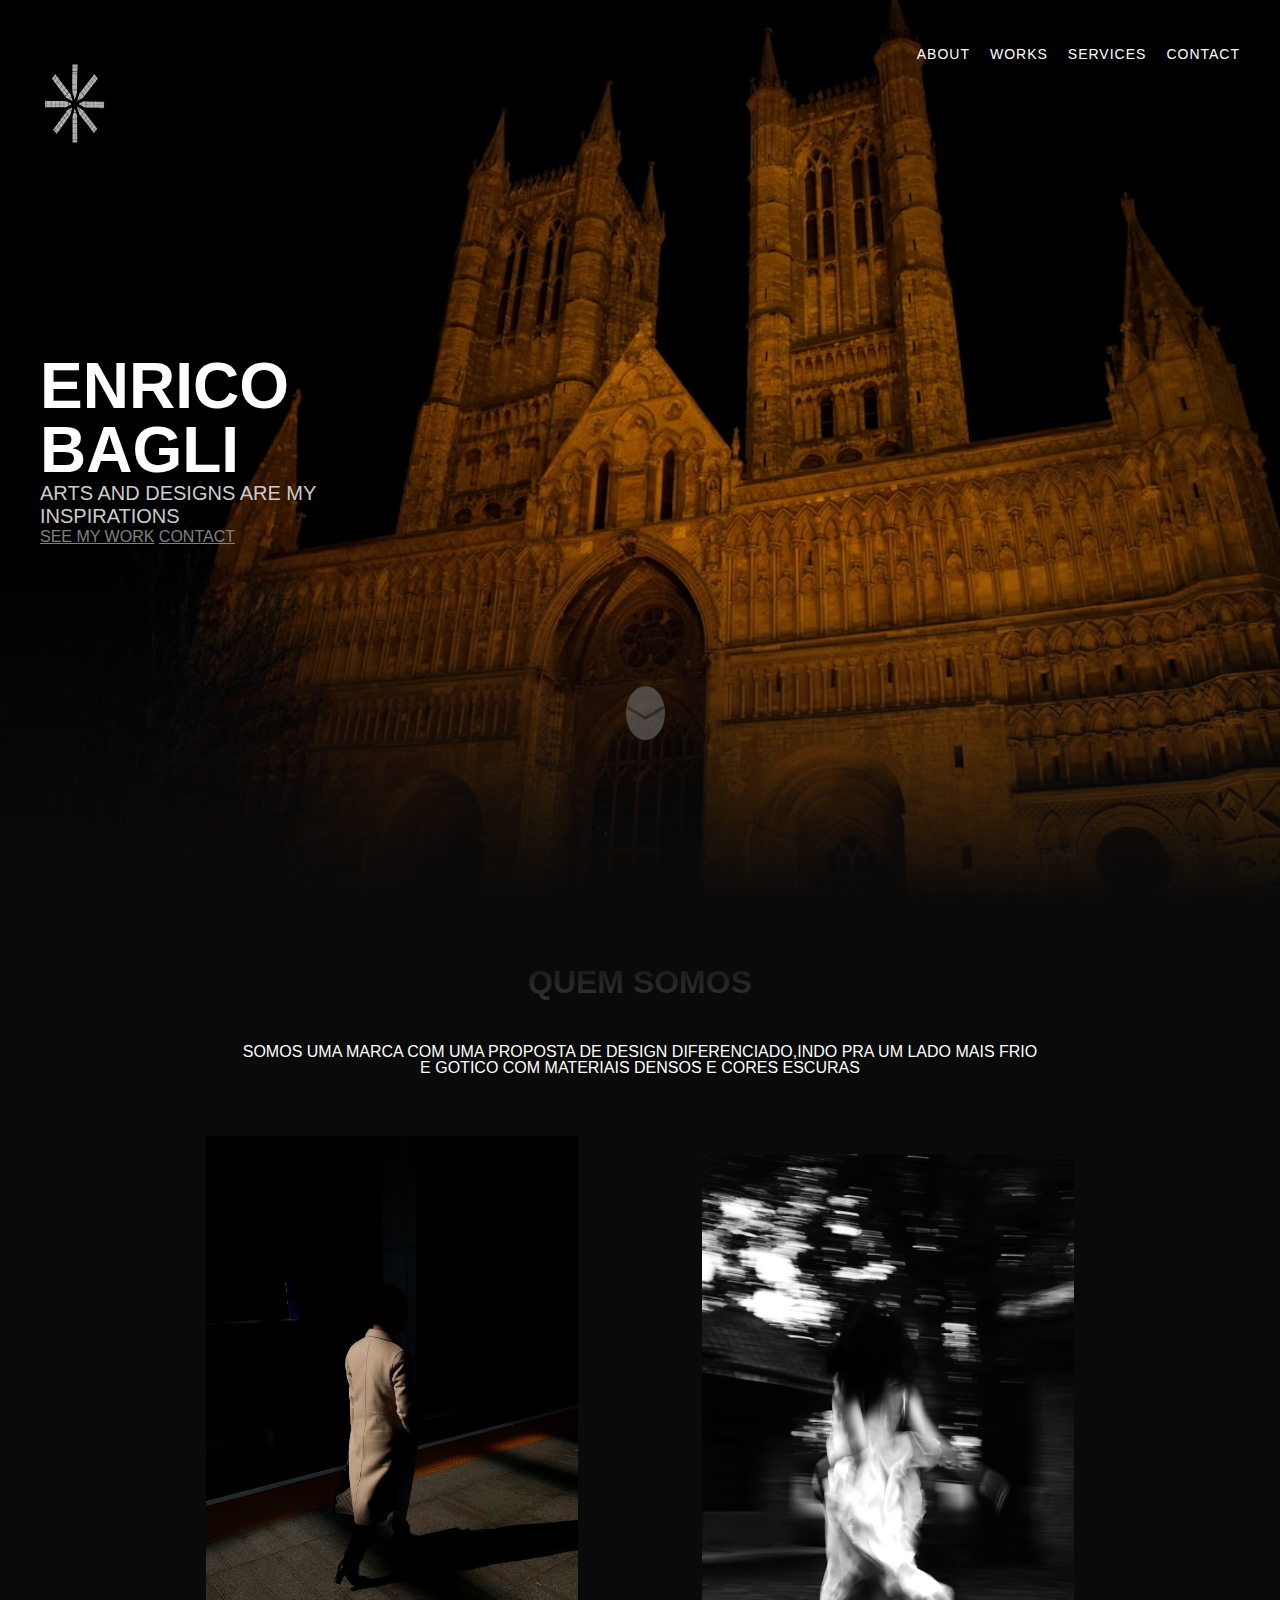
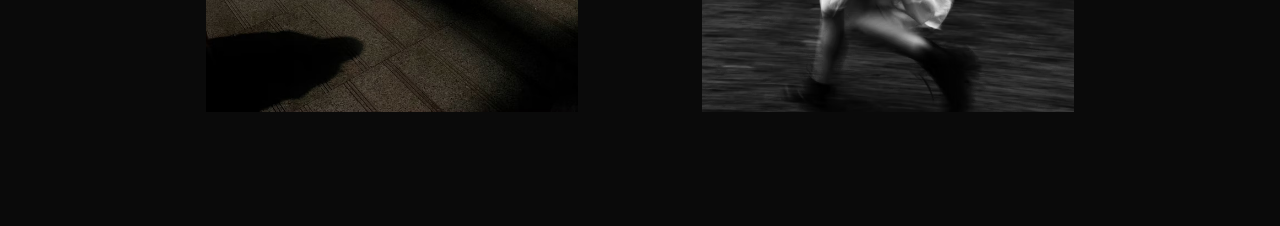
<file: index.html>
<!DOCTYPE html>
<html lang="pt-BR">
<head>
  <meta charset="UTF-8">
  <meta name="viewport" content="width=device-width, initial-scale=1.0">
  <link rel="stylesheet" href="/src/css/estilo.css">
  <title>Ethan Carter - Tattoo Artist</title>
</head>
<body>

  <!-- Logo -->
  <header>
    <div>
      <img class="logo1" src="./src/assets/logo-Photoroom.png">
    </div>

    <!-- Navegação -->
    <nav>
      <ul>
        <li><a href="#about">ABOUT</a></li>
        <li><a href="#works">WORKS</a></li>
        <li><a href="#services">SERVICES</a></li>
        <li><a href="#contact">CONTACT</a></li>
      </ul>
    </nav>
  </header>

  <!-- Conteúdo principal -->
  <main>
    <section>
      <h1>ENRICO<br>BAGLI</h1>
    </section>

    <section>
      <p>
        ARTS AND DESIGNS ARE MY INSPIRATIONS
      </p>
    </section>

    <section>
      <a href="#works">SEE MY WORK</a>
      <a href="#contact">CONTACT</a>
    </section>
    <div>
      <button class="botao-seta" onclick="scrollToBottom()()"></button>
    </div>
  </main>
      <section id="quem-somos">
       <strong><h2>QUEM SOMOS</h2></strong>
        <p>
            SOMOS UMA MARCA COM UMA PROPOSTA DE DESIGN DIFERENCIADO,INDO PRA UM LADO MAIS FRIO E GOTICO COM MATERIAIS DENSOS E CORES ESCURAS 
        </p>
        <div class="modelos"><img src="./src/assets/modelo.jpg"> <img src="./src/assets/modelo2.jpg"></div>
    </section>




  <script src="src/js/script.js" ></script>
</body>

</html>
</file>
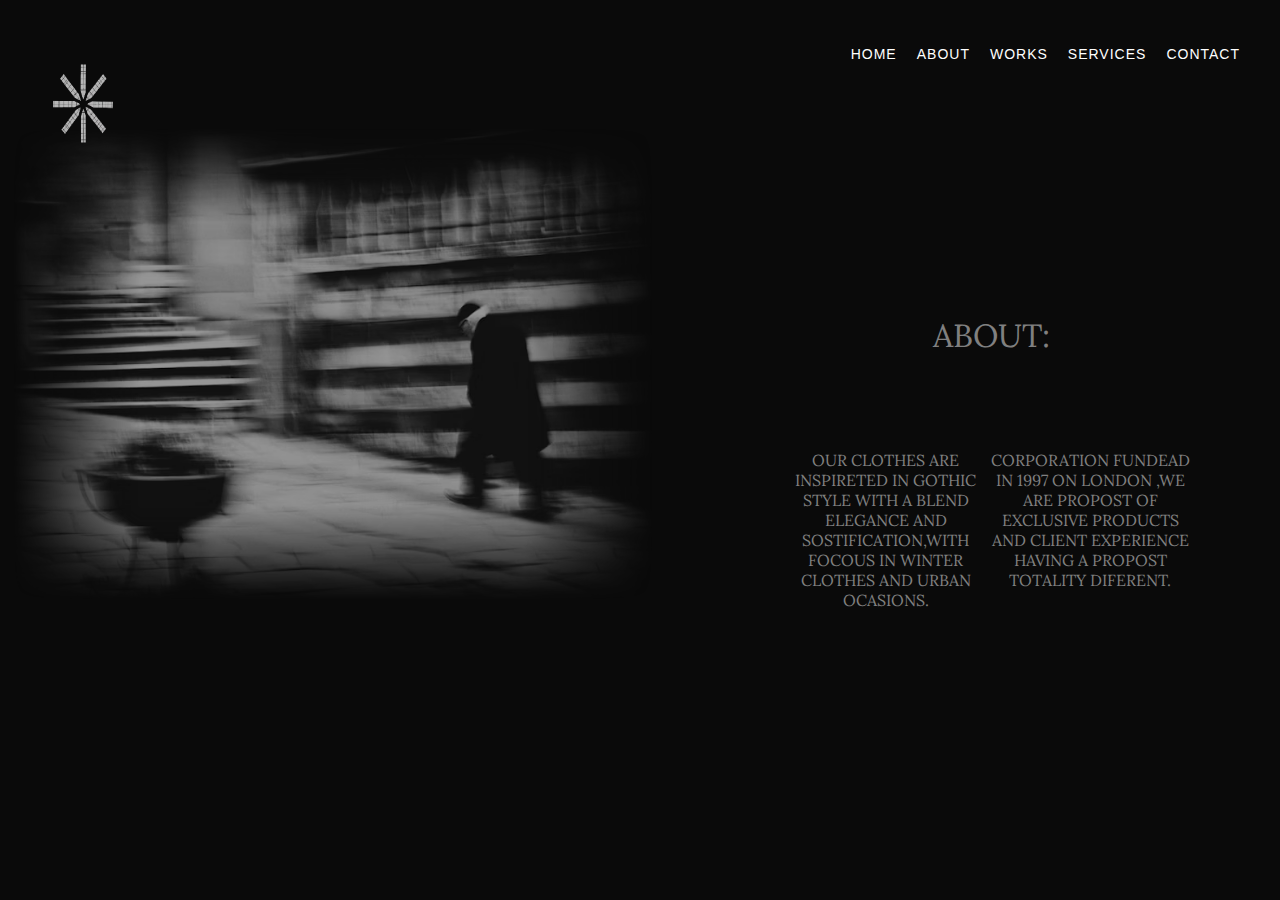
<file: src/pages/about.html>
<!DOCTYPE html>
<html lang="pt-br">
    <meta charset="UTF-8">
    <meta name="viewport" content="width=device-width, initial-scale=1.0">
    <link rel="preconnect" href="https://fonts.googleapis.com">
<link rel="preconnect" href="https://fonts.gstatic.com" crossorigin>
<link href="https://fonts.googleapis.com/css2?family=Lora:ital,wght@0,400..700;1,400..700&display=swap" rel="stylesheet">
  <link rel="stylesheet" href="../css/about.css">
  <title>Ethan Carter - Tattoo Artist</title>
</head>
<body>

  <!-- Logo -->
  <header>
    <div>
      <img class="logo1" src="../assets/logo-Photoroom.png">
    </div>

    <!-- Navegação -->
    <nav>
      <ul>
        <li><a  id="page" href="../../index.html">HOME</a></li>
        <li><a  id="page" href="./about.html">ABOUT</a></li>
        <li><a href="#works">WORKS</a></li>
        <li><a href="#services">SERVICES</a></li>
        <li><a href="#contact">CONTACT</a></li>
      </ul>
    </nav>
  </header>
  <div>
  <main>
    <img class="foto-sobre" src="../assets/sobre.jpg"><div class="texto"> <h1 class="titulo">ABOUT:</h1> <p class="p1">CORPORATION FUNDEAD IN 1997 ON LONDON ,WE ARE PROPOST OF EXCLUSIVE PRODUCTS AND CLIENT EXPERIENCE HAVING  A PROPOST TOTALITY DIFERENT.</p>  <p class="p2">OUR CLOTHES ARE INSPIRETED IN GOTHIC STYLE WITH A BLEND ELEGANCE AND SOSTIFICATION,WITH FOCOUS IN WINTER CLOTHES AND URBAN OCASIONS.</p></div>
  </main>
  </div>

</body>
</html>
</file>
<file: src/css/about.css>
* {
  margin: 0;
  padding: 0;
  box-sizing: border-box;
}

/* Estilo geral do corpo */
body {
  font-family: 'Arial', sans-serif;
   background-color: #0a0a0a;
   color: white;
   
   text-align: center;
   transition: background-color 0.5s ease;
  color: white;
  width:100%;
  height:100vh;
  position: relative;
}

/* Logo */


.logo1{
    background:none;
    width:7%;
    height:23%;
    position:absolute;left:3%;
    opacity:70%;
    margin-top:0%;
    
}

/* Estilo da navegação */
nav {
  position: absolute;
  top: 45px;
  right: 40px;
}

nav ul {
  list-style-type: none;
  display: flex;
  gap: 20px;
}
nav ul li a{
     transition: all 0.3s ease;
  background-color: none;
  transition: background-color 0.3s ease, box-shadow 0.3s ease;
}
nav ul li a:hover{
     background-color: none;
  cursor: pointer; /* Altera o cursor para indicar que é clicável */
    transition: transform .3s ease-in-out;
     border: 1px solid rgba(255, 255, 255, 0.5);
  border-radius: 0;
}

nav a {
  text-decoration: none;
  color: white;
  font-size: 14px;
  letter-spacing: 1px;
}
main img {
  margin-top:10%;
  width:50%;
  position:absolute;right:49%;
  opacity:70%;
    -webkit-mask-image: 
    linear-gradient(to top, transparent, black 20%), 
    linear-gradient(to bottom, transparent, black 20%), 
    linear-gradient(to left, transparent, black 20%), 
    linear-gradient(to right, transparent, black 20%);
  -webkit-mask-composite: intersect;
  mask-image: 
    linear-gradient(to top, transparent, black 20%), 
    linear-gradient(to bottom, transparent, black 20%), 
    linear-gradient(to left, transparent, black 20%), 
    linear-gradient(to right, transparent, black 20%);
  mask-composite: intersect;
  
}

.p1{
  position:absolute;top:50%;right:7%;
  font-family: "Lora", serif;
  font-optical-sizing: auto;
  font-weight: <weight>;
  font-style: normal;
   width: 200px;      /* largura fixa para a "coluna" */
  color: gray; 
   word-wrap: break-word;  /* quebra a palavra se for muito grande */
  white-space: normal; 
}
.p2{
  position:absolute;top:50%;right:23%;
  font-family: "Lora", serif;
  font-optical-sizing: auto;
  font-weight: 300;
  font-style: normal;
   width: 200px;      /* largura fixa para a "coluna" */
  color: gray; 
   word-wrap: break-word;  /* quebra a palavra se for muito grande */
  white-space: normal; 
}
.titulo{
  position:absolute;top:35%;right:18%;
   font-family: "Lora", serif;
  font-optical-sizing: auto;
  font-weight: 300;
  font-style: normal;
  color:gray;
}
</file>
<file: src/css/estilo.css>
/* Resetando margens e preenchimentos */
* {
  margin: 0;
  padding: 0;
  box-sizing: border-box;
}

/* Estilo geral do corpo */
body {
  font-family: 'Arial', sans-serif;
  background:linear-gradient(to bottom, rgba(0, 0, 0, 0) 60%, #0a0a0a 100%), url('../assets/vamp.jpg') no-repeat center center/cover;
  color: white;
  width:100%;
  height:100vh;
  position: relative;
}

/* Logo */


.logo1{
    background:none;
    width:7%;
    height:23%;
    position:absolute;right:86%;
    opacity:70%;
    margin-top:0%;
    
}

/* Estilo da navegação */
nav {
  position: absolute;
  top: 45px;
  right: 40px;
}

nav ul {
  list-style-type: none;
  display: flex;
  gap: 20px;
}
nav ul li a{
     transition: all 0.3s ease;
  background-color: none;
  transition: background-color 0.3s ease, box-shadow 0.3s ease;
}
nav ul li a:hover{
     background-color: none;
  cursor: pointer; /* Altera o cursor para indicar que é clicável */
    transition: transform .3s ease-in-out;
     border: 1px solid rgba(255, 255, 255, 0.5);
  border-radius: 0;
}

nav a {
  text-decoration: none;
  color: white;
  font-size: 14px;
  letter-spacing: 1px;
}

/* Estilo da seção principal */
main {
  height: 100%;
  display: flex;
  flex-direction: column;
  justify-content: center;
  padding-left: 40px;
}

/* Estilo do título */
main h1 {
  font-size: 64px;
  line-height: 1;
}

/* Estilo da citação */
main p {
  font-size: 20px;
  color: #ccc;
  max-width: 400px;
}

/* Botões */
.buttons a {
   line-height: 100px;
  transition: background-color 0.3s ease, box-shadow 0.3s ease;
  color: white;
  border: 1px solid white;
  padding: 8px 16px;
  margin-left: 10px;
  font-size: 12px;
}

.buttons a:hover {
  background-color: white;
  color: black;
  transition: 0.3s;
    background-color: deepskyblue;
  box-shadow: 0px 0px 10px rgba(0,0,0,0.3);
  cursor: pointer; /* Altera o cursor para indicar que é clicável */
}
section a {
    color:gray; 
}
section a:hover {
    color:white; 
}

  #quem-somos {
           background-color: #0a0a0a;
            color: white;
            padding: 50px 20px;
            text-align: center;
             transition: background-color 0.5s ease;
             z-index:6;
        }

        #quem-somos h2 {
            font-size: 2em;
             background: linear-gradient(to bottom,rgb(14, 13, 13), #3d3d3d); /* Gradiente do topo para o fundo */
           -webkit-background-clip: text;
            color: transparent;
            
            margin-bottom: 30px;
            line-height:2;
            
        }

        #quem-somos p {
            max-width: 800px;
            margin: 0 auto;
            font-size: 1.0em;
            font-height:1000;
            line-height:1;
        }
        div img{
            width:30%;
            height:45%;
            margin:60px;
        }
.botao-seta{
  background:url('../assets/seta-Photoroom.png')no-repeat center center/cover;
  height:6%;
  width:3%;
  background-color:gray;
  position:absolute;left:38%;
  border-radius:100%;
  margin:140px;
  border:none;
  opacity:50%;
}
.botao-seta:hover{
  
  opacity:70%;
}
</file>
